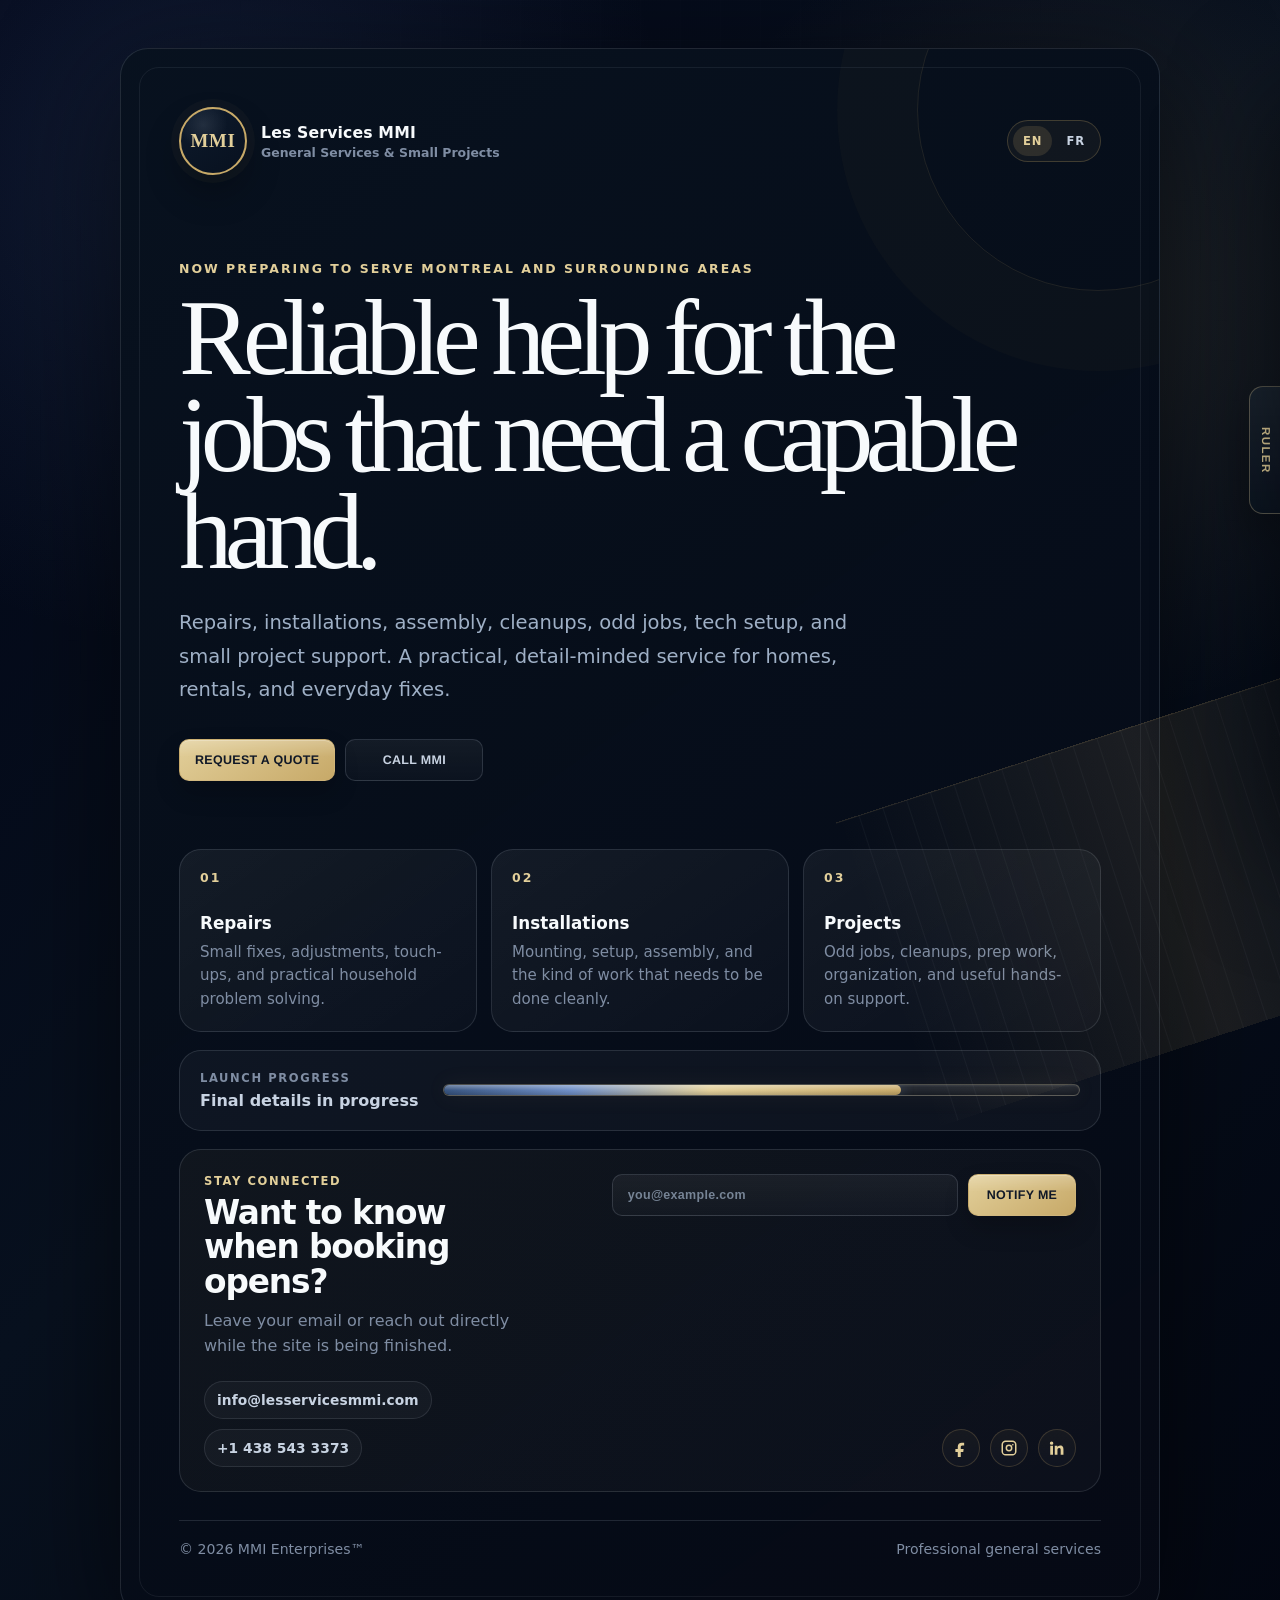
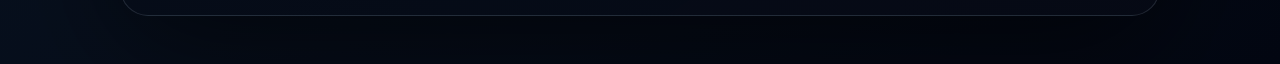
<file: index.html>
<!doctype html>
<html lang="en">
<head>
  <meta charset="utf-8" />
  <meta name="viewport" content="width=device-width, initial-scale=1" />
  <title>Les Services MMI | Coming Soon</title>
  <meta name="description" content="Les Services MMI is launching soon." />
  <meta name="theme-color" content="#08111f" />

  <link rel="stylesheet" href="styles.css?v=31" />
  <link rel="stylesheet" href="ruler.css?v=1" />
  <link rel="manifest" href="manifest.webmanifest" />
  <link rel="icon" href="assets/favicon.ico" />
</head>

<body>
  <main class="page">
    <section class="site-card" aria-labelledby="page-title">
      <header class="topbar">
        <a class="brand-lockup" href="/" aria-label="Les Services MMI home">
          <span class="brand-mark">MMI</span>
          <span>
            <strong>Les Services MMI</strong>
            <small>General Services &amp; Small Projects</small>
          </span>
        </a>

        <div class="language-switch">
  <a class="active" href="./" aria-label="English version">EN</a>
  <a href="fr/" aria-label="Version française">FR</a>
</div>
      </header>

      <section class="hero">
        <p class="kicker">Now preparing to serve Montreal and surrounding areas</p>

        <h1 id="page-title">Reliable help for the jobs that need a capable hand.</h1>

        <p class="intro">
          Repairs, installations, assembly, cleanups, odd jobs, tech setup, and small project support.
          A practical, detail-minded service for homes, rentals, and everyday fixes.
        </p>

        <div class="actions">
          <a class="primary-action" href="mailto:info@lesservicesmmi.com">REQUEST A QUOTE</a>
          <a class="secondary-action" href="tel:+14385433373">Call MMI</a>
        </div>
      </section>

      <section class="services" aria-label="Service categories">
        <article>
          <span>01</span>
          <h2>Repairs</h2>
          <p>Small fixes, adjustments, touch-ups, and practical household problem solving.</p>
        </article>

        <article>
          <span>02</span>
          <h2>Installations</h2>
          <p>Mounting, setup, assembly, and the kind of work that needs to be done cleanly.</p>
        </article>

        <article>
          <span>03</span>
          <h2>Projects</h2>
          <p>Odd jobs, cleanups, prep work, organization, and useful hands-on support.</p>
        </article>
      </section>

      <section class="build-panel" aria-label="Launch progress">
        <div class="build-copy">
          <span>Launch Progress</span>
          <strong>Final details in progress</strong>
        </div>

        <div class="progress-track">
          <div class="progress-fill"></div>
        </div>
      </section>

      <section class="contact-panel">
        <div class="contact-copy">
          <p class="panel-label">Stay Connected</p>
          <h2>Want to know when booking opens?</h2>
          <p>Leave your email or reach out directly while the site is being finished.</p>
        </div>

        <form class="notify" action="mailto:info@lesservicesmmi.com" method="post" enctype="text/plain">
          <input name="email" type="email" placeholder="you@example.com" autocomplete="email" />
          <button type="submit">NOTIFY ME</button>
        </form>

        <div class="contact-links">
          <a href="mailto:info@lesservicesmmi.com">info@lesservicesmmi.com</a>
          <a href="tel:+14385433373">+1 438 543 3373</a>
        </div>

      
        <div class="social-links" aria-label="Social links">
          <a href="https://www.facebook.com/" aria-label="Facebook">
            <svg viewBox="0 0 24 24" aria-hidden="true">
              <path d="M14 8.5h2.2V5.1c-.4-.1-1.7-.2-3.2-.2-3.2 0-5.3 1.9-5.3 5.5v3H4.5v3.8h3.2V24h4v-6.8H15l.5-3.8h-3.8v-2.6c0-1.1.3-2.3 2.3-2.3z"/>
            </svg>
          </a>

          <a href="https://www.instagram.com/" aria-label="Instagram">
            <svg viewBox="0 0 24 24" aria-hidden="true">
              <path d="M7.5 2h9A5.5 5.5 0 0 1 22 7.5v9a5.5 5.5 0 0 1-5.5 5.5h-9A5.5 5.5 0 0 1 2 16.5v-9A5.5 5.5 0 0 1 7.5 2zm0 2A3.5 3.5 0 0 0 4 7.5v9A3.5 3.5 0 0 0 7.5 20h9a3.5 3.5 0 0 0 3.5-3.5v-9A3.5 3.5 0 0 0 16.5 4h-9zM12 7.4A4.6 4.6 0 1 1 12 16.6 4.6 4.6 0 0 1 12 7.4zm0 2A2.6 2.6 0 1 0 12 14.6 2.6 2.6 0 0 0 12 9.4zM17.1 6.6a1.1 1.1 0 1 1 0 2.2 1.1 1.1 0 0 1 0-2.2z"/>
            </svg>
          </a>

          <a href="https://www.linkedin.com/" aria-label="LinkedIn">
            <svg viewBox="0 0 24 24" aria-hidden="true">
              <path d="M4.8 3.2a2.3 2.3 0 1 1 0 4.6 2.3 2.3 0 0 1 0-4.6zM3 9h3.7v12H3V9zm6 0h3.5v1.6h.1c.5-.9 1.7-1.9 3.5-1.9 3.8 0 4.5 2.5 4.5 5.7V21h-3.7v-5.9c0-1.4 0-3.2-2-3.2s-2.3 1.5-2.3 3.1v6H9V9z"/>
            </svg>
          </a>
        </div>

      </section>

      <footer class="footer">
        <span>© <span id="year"></span> MMI Enterprises™</span>
        <span>Professional general services</span>
      </footer>
    </section>
  </main>
  <script src="app.js?v=31"></script>
  <script src="ruler.js?v=1"></script>
</body>
</html>
</file>
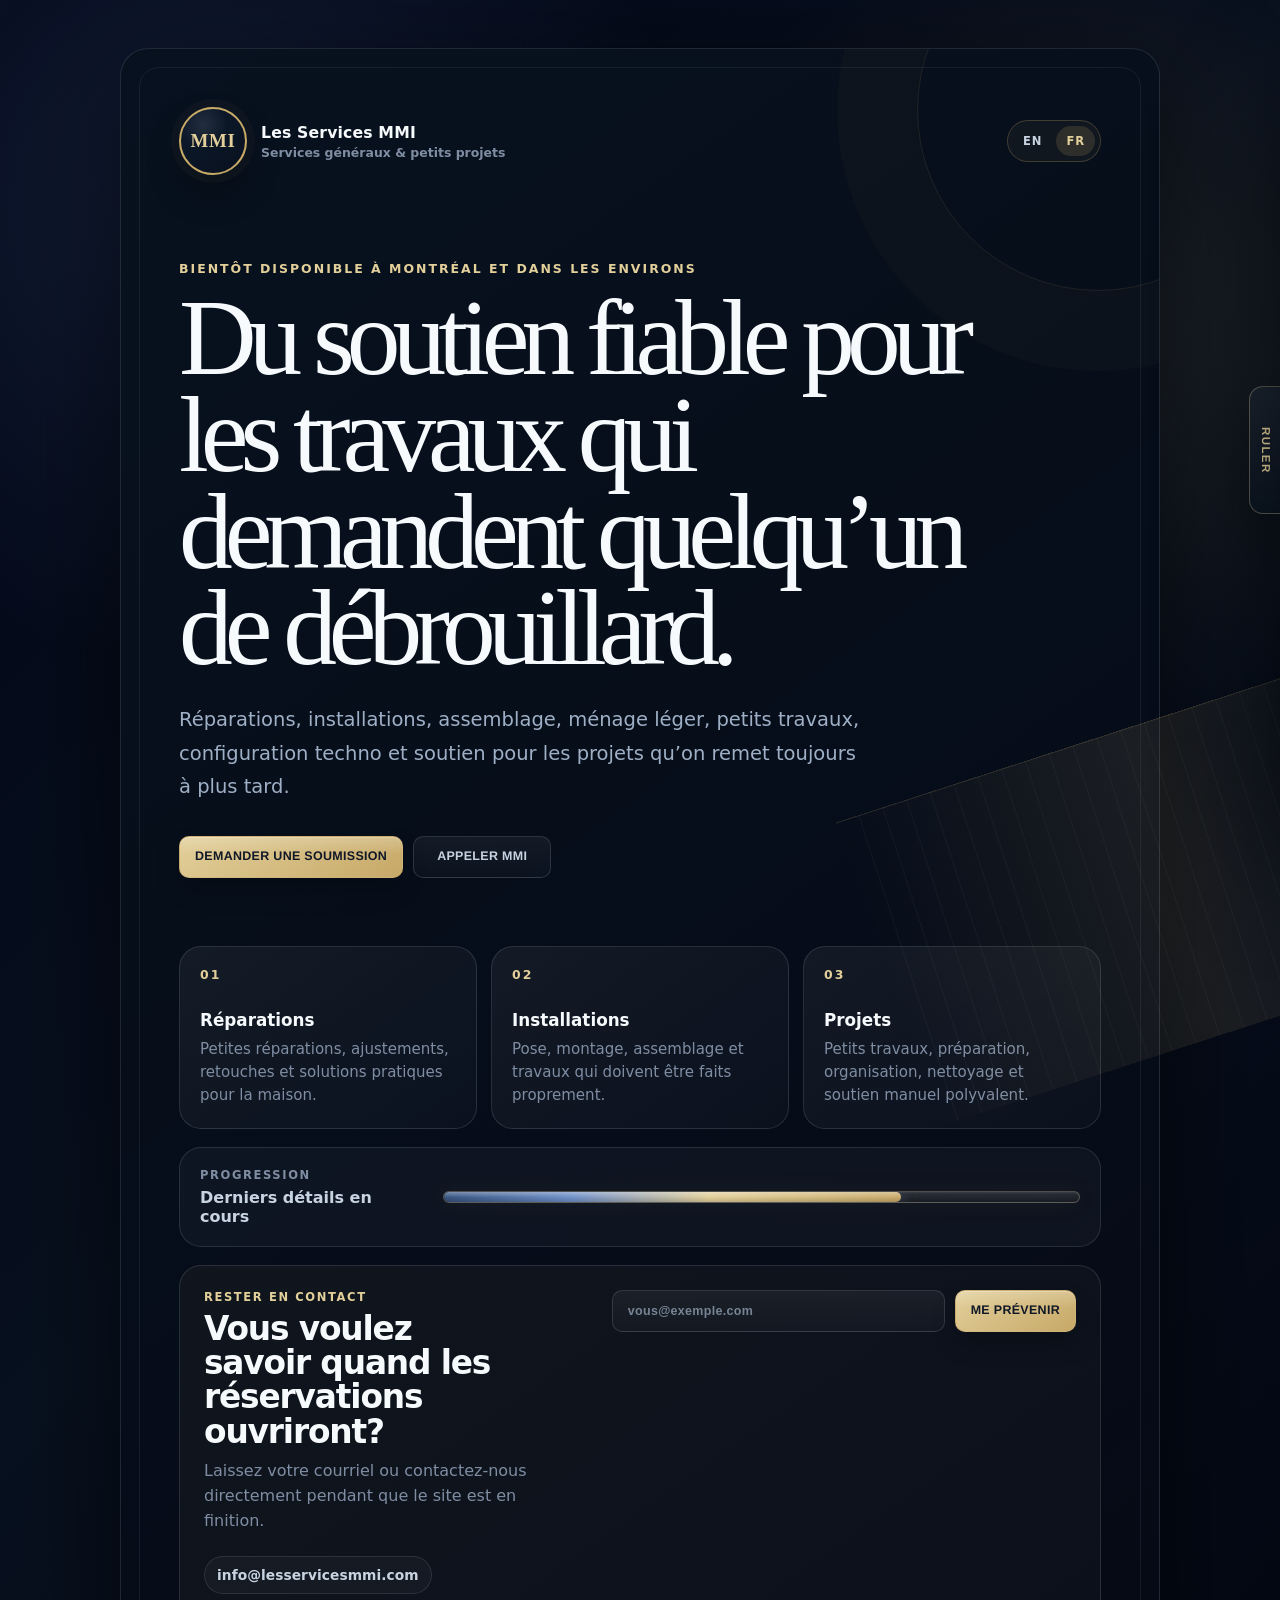
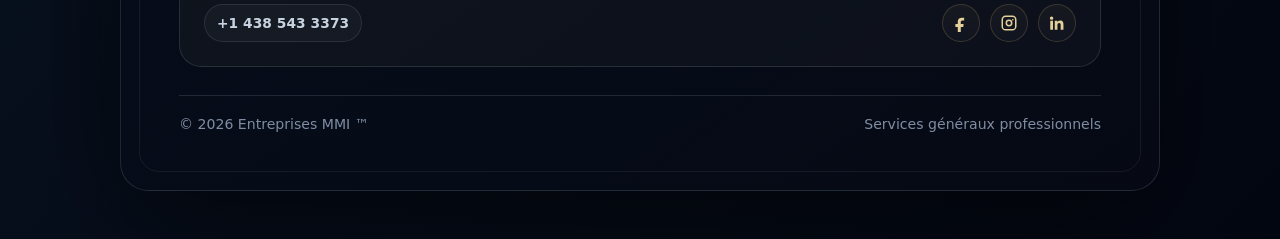
<file: fr/index.html>
<!doctype html>
<html lang="fr-CA">
<head>
  <meta charset="utf-8" />
  <meta name="viewport" content="width=device-width, initial-scale=1" />
  <title>Les Services MMI | Bientôt en ligne</title>
  <meta name="description" content="Les Services MMI sera bientôt en ligne." />
  <meta name="theme-color" content="#08111f" />

  <link rel="stylesheet" href="../styles.css?v=31" />
  <link rel="stylesheet" href="../ruler.css?v=1" />
  <link rel="manifest" href="../manifest.webmanifest" />
  <link rel="icon" href="../assets/favicon.ico" />
</head>

<body>
  <main class="page">
    <section class="site-card" aria-labelledby="page-title">
      <header class="topbar">
        <a class="brand-lockup" href="/" aria-label="Accueil Les Services MMI">
          <span class="brand-mark">MMI</span>
          <span>
            <strong>Les Services MMI</strong>
            <small>Services généraux &amp; petits projets</small>
          </span>
        </a>

        <div class="language-switch">
  <a href="../" aria-label="English version">EN</a>
  <a class="active" href="./" aria-label="Version française">FR</a>
</div>
      </header>

      <section class="hero">
        <p class="kicker">Bientôt disponible à Montréal et dans les environs</p>

        <h1 id="page-title">Du soutien fiable pour les travaux qui demandent quelqu’un de débrouillard.</h1>

        <p class="intro">
          Réparations, installations, assemblage, ménage léger, petits travaux, configuration techno
          et soutien pour les projets qu’on remet toujours à plus tard.
        </p>

        <div class="actions">
          <a class="primary-action" href="mailto:info@lesservicesmmi.com">Demander une soumission</a>
          <a class="secondary-action" href="tel:+14385433373">Appeler MMI</a>
        </div>
      </section>

      <section class="services" aria-label="Catégories de services">
        <article>
          <span>01</span>
          <h2>Réparations</h2>
          <p>Petites réparations, ajustements, retouches et solutions pratiques pour la maison.</p>
        </article>

        <article>
          <span>02</span>
          <h2>Installations</h2>
          <p>Pose, montage, assemblage et travaux qui doivent être faits proprement.</p>
        </article>

        <article>
          <span>03</span>
          <h2>Projets</h2>
          <p>Petits travaux, préparation, organisation, nettoyage et soutien manuel polyvalent.</p>
        </article>
      </section>

      <section class="build-panel" aria-label="Progression du lancement">
        <div class="build-copy">
          <span>Progression</span>
          <strong>Derniers détails en cours</strong>
        </div>

        <div class="progress-track">
          <div class="progress-fill"></div>
        </div>
      </section>

      <section class="contact-panel">
        <div class="contact-copy">
          <p class="panel-label">Rester en contact</p>
          <h2>Vous voulez savoir quand les réservations ouvriront?</h2>
          <p>Laissez votre courriel ou contactez-nous directement pendant que le site est en finition.</p>
        </div>

        <form class="notify" action="mailto:info@lesservicesmmi.com" method="post" enctype="text/plain">
          <input name="email" type="email" placeholder="vous@exemple.com" autocomplete="email" />
          <button type="submit">Me prévenir</button>
        </form>

        <div class="contact-links">
          <a href="mailto:info@lesservicesmmi.com">info@lesservicesmmi.com</a>
          <a href="tel:+14385433373">+1 438 543 3373</a>
        </div>

        <div class="social-links" aria-label="Liens sociaux">
          <a href="https://www.facebook.com/" aria-label="Facebook">
            <svg viewBox="0 0 24 24" aria-hidden="true">
              <path d="M14 8.5h2.2V5.1c-.4-.1-1.7-.2-3.2-.2-3.2 0-5.3 1.9-5.3 5.5v3H4.5v3.8h3.2V24h4v-6.8H15l.5-3.8h-3.8v-2.6c0-1.1.3-2.3 2.3-2.3z"/>
            </svg>
          </a>

          <a href="https://www.instagram.com/" aria-label="Instagram">
            <svg viewBox="0 0 24 24" aria-hidden="true">
              <path d="M7.5 2h9A5.5 5.5 0 0 1 22 7.5v9a5.5 5.5 0 0 1-5.5 5.5h-9A5.5 5.5 0 0 1 2 16.5v-9A5.5 5.5 0 0 1 7.5 2zm0 2A3.5 3.5 0 0 0 4 7.5v9A3.5 3.5 0 0 0 7.5 20h9a3.5 3.5 0 0 0 3.5-3.5v-9A3.5 3.5 0 0 0 16.5 4h-9zM12 7.4A4.6 4.6 0 1 1 12 16.6 4.6 4.6 0 0 1 12 7.4zm0 2A2.6 2.6 0 1 0 12 14.6 2.6 2.6 0 0 0 12 9.4zM17.1 6.6a1.1 1.1 0 1 1 0 2.2 1.1 1.1 0 0 1 0-2.2z"/>
            </svg>
          </a>

          <a href="https://www.linkedin.com/" aria-label="LinkedIn">
            <svg viewBox="0 0 24 24" aria-hidden="true">
              <path d="M4.8 3.2a2.3 2.3 0 1 1 0 4.6 2.3 2.3 0 0 1 0-4.6zM3 9h3.7v12H3V9zm6 0h3.5v1.6h.1c.5-.9 1.7-1.9 3.5-1.9 3.8 0 4.5 2.5 4.5 5.7V21h-3.7v-5.9c0-1.4 0-3.2-2-3.2s-2.3 1.5-2.3 3.1v6H9V9z"/>
            </svg>
          </a>
        </div>
      </section>

      <footer class="footer">
        <span>© <span id="year"></span> Entreprises MMI ™</span>
        <span>Services généraux professionnels</span>
      </footer>
    </section>
  </main>
  <script src="../app.js?v=31"></script>
  <script src="../ruler.js?v=1"></script>
</body>
</html>
</file>
<file: styles.css>
/* LES SERVICES MMI — FINAL CLEAN EXECUTIVE CSS
   Replace your current styles.css completely with this file.
   Includes:
   - executive dark navy / steel / champagne design
   - organized contact section
   - shiny dynamic progress bar
   - refined premium button typography
*/

:root {
  color-scheme: dark;

  --ink: #050914;
  --navy: #08111f;
  --navy-2: #0d1a2c;
  --steel: #9fb0c6;
  --steel-soft: #c8d3e2;
  --muted: #7f8da3;
  --white: #f7fafc;

  --champagne: #c7a968;
  --champagne-soft: #e2cf9a;
  --champagne-dark: #7c6841;

  --line: rgba(200, 211, 226, 0.14);
  --line-strong: rgba(226, 207, 154, 0.32);
  --glass: rgba(255, 255, 255, 0.045);
  --glass-strong: rgba(255, 255, 255, 0.07);

  --radius-xl: 28px;
  --radius-lg: 22px;
  --radius-md: 14px;

  --shadow: 0 30px 120px rgba(0, 0, 0, 0.58);
}

* {
  box-sizing: border-box;
}

html,
body {
  width: 100%;
  min-height: 100%;
  margin: 0;
  overflow-x: hidden;
}

body {
  font-family:
    Inter,
    ui-sans-serif,
    system-ui,
    -apple-system,
    BlinkMacSystemFont,
    "Segoe UI",
    sans-serif;
  color: var(--white);
  background:
    radial-gradient(circle at 15% 10%, rgba(69, 99, 148, 0.22), transparent 30rem),
    radial-gradient(circle at 85% 18%, rgba(199, 169, 104, 0.12), transparent 26rem),
    linear-gradient(135deg, #020617 0%, var(--navy) 46%, #030712 100%);
}

/* Quiet architectural grid */
body::before {
  content: "";
  position: fixed;
  inset: 0;
  background-image:
    linear-gradient(rgba(200, 211, 226, 0.032) 1px, transparent 1px),
    linear-gradient(90deg, rgba(200, 211, 226, 0.032) 1px, transparent 1px);
  background-size: 40px 40px;
  mask-image: radial-gradient(circle at center, black 0%, transparent 82%);
  pointer-events: none;
}

/* Sharp diagonal architectural plane */
body::after {
  content: "";
  position: fixed;
  right: -210px;
  bottom: -140px;
  width: 620px;
  height: 320px;
  transform: rotate(-18deg);
  background:
    linear-gradient(90deg, transparent, rgba(199, 169, 104, 0.11), transparent),
    repeating-linear-gradient(
      90deg,
      transparent 0 24px,
      rgba(200, 211, 226, 0.045) 24px 25px
    );
  border-top: 1px solid rgba(199, 169, 104, 0.16);
  pointer-events: none;
}

.page {
  min-height: 100vh;
  display: grid;
  place-items: center;
  padding: clamp(18px, 4vw, 48px);
}

.site-card {
  width: min(1040px, 100%);
  position: relative;
  padding: clamp(24px, 4.8vw, 58px);
  border: 1px solid var(--line);
  border-radius: var(--radius-xl);
  background:
    linear-gradient(145deg, rgba(8, 17, 31, 0.96), rgba(5, 9, 20, 0.92)),
    rgba(8, 17, 31, 0.88);
  box-shadow: var(--shadow);
  overflow: hidden;
  backdrop-filter: blur(18px);
}

.site-card::before {
  content: "";
  position: absolute;
  inset: 18px;
  border: 1px solid rgba(200, 211, 226, 0.08);
  border-radius: 20px;
  pointer-events: none;
}

.site-card::after {
  content: "";
  position: absolute;
  right: -120px;
  top: -120px;
  width: 360px;
  height: 360px;
  border: 1px solid rgba(199, 169, 104, 0.13);
  border-radius: 50%;
  box-shadow: 0 0 0 80px rgba(199, 169, 104, 0.025);
  pointer-events: none;
}

.site-card > * {
  position: relative;
  z-index: 1;
}

.topbar {
  display: flex;
  align-items: center;
  justify-content: space-between;
  gap: 16px;
  margin-bottom: clamp(54px, 7vw, 86px);
}

.brand-lockup {
  display: inline-flex;
  align-items: center;
  gap: 14px;
  color: var(--white);
  text-decoration: none;
}

.brand-mark {
  width: 56px;
  height: 56px;
  display: grid;
  place-items: center;
  border: 1px solid var(--line-strong);
  border-radius: 16px;
  background: linear-gradient(145deg, rgba(199, 169, 104, 0.16), rgba(255, 255, 255, 0.03));
  color: var(--champagne-soft);
  font-family: Georgia, "Times New Roman", serif;
  font-size: 1rem;
  font-weight: 900;
  letter-spacing: 0.04em;
}

.brand-lockup strong {
  display: block;
  font-size: 0.98rem;
  letter-spacing: 0.01em;
}

.brand-lockup small {
  display: block;
  margin-top: 3px;
  color: var(--muted);
  font-size: 0.78rem;
  font-weight: 650;
}

.project-status {
  display: inline-flex;
  align-items: center;
  padding: 9px 13px;
  border: 1px solid rgba(199, 169, 104, 0.26);
  border-radius: 999px;
  background: rgba(199, 169, 104, 0.055);
  color: var(--champagne-soft);
  font-size: 0.72rem;
  font-weight: 850;
  letter-spacing: 0.12em;
  text-transform: uppercase;
  white-space: nowrap;
}

.hero {
  max-width: 860px;
}

.kicker {
  margin: 0 0 14px;
  color: var(--champagne-soft);
  font-size: 0.78rem;
  font-weight: 900;
  letter-spacing: 0.16em;
  text-transform: uppercase;
}

h1 {
  max-width: 900px;
  margin: 0;
  font-family: Georgia, "Times New Roman", serif;
  font-size: clamp(3.25rem, 8.4vw, 7.4rem);
  line-height: 0.9;
  letter-spacing: -0.075em;
  font-weight: 500;
}

.intro {
  max-width: 690px;
  margin: 26px 0 0;
  color: var(--steel);
  font-size: clamp(1rem, 2vw, 1.22rem);
  line-height: 1.72;
}

.actions {
  display: flex;
  flex-wrap: wrap;
  gap: 12px;
  margin-top: 32px;
}

.primary-action,
.secondary-action {
  min-height: 50px;
  display: inline-flex;
  align-items: center;
  justify-content: center;
  padding: 14px 20px;
  border-radius: 12px;
  text-decoration: none;
  transition: transform 160ms ease, border-color 160ms ease, background 160ms ease, filter 160ms ease;
}

/* Premium shared button typography */
.primary-action,
.secondary-action,
.notify button,
button {
  font-family:
    Inter,
    "Aptos",
    "Segoe UI",
    Roboto,
    Helvetica,
    Arial,
    sans-serif;
  font-size: 0.88rem;
  font-weight: 650;
  letter-spacing: 0.02em;
  line-height: 1;
  text-transform: uppercase;
  font-style: normal;
  text-rendering: geometricPrecision;
  -webkit-font-smoothing: antialiased;
  -moz-osx-font-smoothing: grayscale;
}

.primary-action {
  min-width: 158px;
  border: 1px solid rgba(199, 169, 104, 0.62);
  background:
    linear-gradient(180deg, rgba(255, 255, 255, 0.22), transparent 42%),
    linear-gradient(145deg, var(--champagne-soft), var(--champagne));
  color: #101827;
  box-shadow:
    inset 0 1px 0 rgba(255, 255, 255, 0.28),
    0 16px 34px rgba(0, 0, 0, 0.24),
    0 0 0 1px rgba(199, 169, 104, 0.12);
}

.secondary-action {
  border: 1px solid var(--line);
  background:
    linear-gradient(180deg, rgba(255, 255, 255, 0.065), rgba(255, 255, 255, 0.03));
  color: var(--steel-soft);
}

.primary-action:hover,
.secondary-action:hover {
  transform: translateY(-1px);
}

.primary-action:hover {
  border-color: rgba(226, 207, 154, 0.82);
  filter: brightness(1.04);
}

.secondary-action:hover {
  border-color: rgba(200, 211, 226, 0.28);
  background: rgba(255, 255, 255, 0.065);
}

.services {
  display: grid;
  grid-template-columns: repeat(3, minmax(0, 1fr));
  gap: 14px;
  margin-top: clamp(42px, 6vw, 68px);
}

.services article {
  min-height: 178px;
  padding: 20px;
  border: 1px solid var(--line);
  border-radius: var(--radius-lg);
  background:
    linear-gradient(145deg, rgba(255, 255, 255, 0.055), rgba(255, 255, 255, 0.025));
}

.services span {
  display: block;
  margin-bottom: 28px;
  color: var(--champagne-soft);
  font-size: 0.78rem;
  font-weight: 900;
  letter-spacing: 0.16em;
}

.services h2 {
  margin: 0 0 8px;
  font-size: 1.05rem;
}

.services p {
  margin: 0;
  color: var(--muted);
  line-height: 1.55;
  font-size: 0.94rem;
}

.build-panel {
  display: grid;
  grid-template-columns: minmax(170px, 0.35fr) 1fr;
  gap: 20px;
  align-items: center;
  margin-top: 18px;
  padding: 20px;
  border: 1px solid var(--line);
  border-radius: var(--radius-lg);
  background: rgba(255, 255, 255, 0.035);
}

.build-copy span {
  display: block;
  color: var(--muted);
  font-size: 0.72rem;
  font-weight: 900;
  letter-spacing: 0.14em;
  text-transform: uppercase;
}

.build-copy strong {
  display: block;
  margin-top: 6px;
  color: var(--steel-soft);
}

/* Shiny dynamic progress bar */
.progress-track {
  position: relative;
  height: 12px;
  border-radius: 999px;
  overflow: hidden;
  background:
    linear-gradient(180deg, rgba(255, 255, 255, 0.12), rgba(255, 255, 255, 0.035)),
    rgba(255, 255, 255, 0.06);
  border: 1px solid rgba(226, 207, 154, 0.22);
  box-shadow:
    inset 0 1px 2px rgba(255, 255, 255, 0.08),
    inset 0 -8px 16px rgba(0, 0, 0, 0.34),
    0 0 22px rgba(199, 169, 104, 0.08);
}

.progress-fill {
  position: relative;
  width: 72%;
  height: 100%;
  border-radius: inherit;
  overflow: hidden;
  background:
    linear-gradient(
      90deg,
      #35527f 0%,
      #6f8fc7 28%,
      #e2cf9a 58%,
      #c7a968 100%
    );
  box-shadow:
    0 0 14px rgba(79, 118, 184, 0.42),
    0 0 24px rgba(199, 169, 104, 0.22);
  animation:
    progressPulse 2.8s ease-in-out infinite,
    progressBreath 4.2s ease-in-out infinite;
}

.progress-fill::before {
  content: "";
  position: absolute;
  inset: 0;
  background:
    linear-gradient(
      180deg,
      rgba(255, 255, 255, 0.34) 0%,
      rgba(255, 255, 255, 0.12) 36%,
      rgba(255, 255, 255, 0.02) 52%,
      rgba(0, 0, 0, 0.16) 100%
    );
  pointer-events: none;
}

.progress-fill::after {
  content: "";
  position: absolute;
  top: 0;
  bottom: 0;
  width: 34%;
  left: -42%;
  background:
    linear-gradient(
      90deg,
      transparent 0%,
      rgba(255, 255, 255, 0.12) 22%,
      rgba(255, 255, 255, 0.72) 50%,
      rgba(255, 255, 255, 0.12) 78%,
      transparent 100%
    );
  transform: skewX(-24deg);
  animation: progressShine 2.35s ease-in-out infinite;
  pointer-events: none;
}

/* Organized contact section */
.contact-panel {
  display: grid;
  grid-template-columns: minmax(250px, 0.9fr) minmax(320px, 1.1fr);
  grid-template-areas:
    "copy form"
    "links social";
  align-items: start;
  gap: 22px 28px;
  margin-top: 18px;
  padding: 24px;
  border: 1px solid var(--line);
  border-radius: var(--radius-lg);
  background:
    linear-gradient(145deg, rgba(199, 169, 104, 0.055), rgba(255, 255, 255, 0.028));
}

.contact-copy {
  grid-area: copy;
}

.panel-label {
  margin: 0 0 8px;
  color: var(--champagne-soft);
  font-size: 0.72rem;
  font-weight: 900;
  letter-spacing: 0.14em;
  text-transform: uppercase;
}

.contact-copy h2 {
  max-width: 320px;
  margin: 0;
  font-size: clamp(1.4rem, 3vw, 2.05rem);
  line-height: 1.05;
  letter-spacing: -0.035em;
}

.contact-copy p:last-child {
  max-width: 340px;
  margin: 10px 0 0;
  color: var(--muted);
  line-height: 1.55;
}

.notify {
  grid-area: form;
  align-self: start;
  display: grid;
  grid-template-columns: minmax(0, 1fr) auto;
  gap: 10px;
}

input,
button {
  min-height: 48px;
  border-radius: var(--radius-md);
  font: inherit;
}

input {
  flex: 1;
  min-width: 0;
  padding: 13px 15px;
  border: 1px solid var(--line);
  background:
    linear-gradient(180deg, rgba(255, 255, 255, 0.035), rgba(0, 0, 0, 0.16));
  color: var(--white);
  outline: none;
}

input::placeholder {
  color: rgba(159, 176, 198, 0.7);
}

input:focus {
  border-color: rgba(199, 169, 104, 0.56);
  box-shadow: 0 0 0 4px rgba(199, 169, 104, 0.08);
}

.notify button {
  min-width: 100px;
  min-height: 36px;
  padding: 10px 14px;
  border: 1px solid rgba(199, 169, 104, 0.62);
  border-radius: 12px;
  white-space: nowrap;
  background:
    linear-gradient(180deg, rgba(255, 255, 255, 0.22), transparent 42%),
    linear-gradient(145deg, var(--champagne-soft), var(--champagne));
  color: #101827;
  box-shadow:
    inset 0 1px 0 rgba(255, 255, 255, 0.28),
    0 14px 28px rgba(0, 0, 0, 0.22);
  cursor: pointer;
}

.notify button:hover {
  filter: brightness(1.04);
}

.contact-links {
  grid-area: links;
  display: flex;
  flex-wrap: wrap;
  gap: 10px;
  margin-top: 0;
  align-self: end;
}

.contact-links a {
  display: inline-flex;
  align-items: center;
  min-height: 38px;
  padding: 9px 12px;
  border: 1px solid rgba(200, 211, 226, 0.12);
  border-radius: 999px;
  background: rgba(255, 255, 255, 0.032);
  color: var(--steel-soft);
  text-decoration: none;
  font-size: 0.86rem;
  font-weight: 750;
  letter-spacing: 0.005em;
}

.contact-links a:hover {
  border-color: rgba(199, 169, 104, 0.34);
  background: rgba(199, 169, 104, 0.055);
  color: var(--champagne-soft);
}

.social-links {
  grid-area: social;
  display: flex;
  justify-content: flex-end;
  align-self: end;
  gap: 10px;
}

.social-links a {
  width: 38px;
  height: 38px;
  display: inline-grid;
  place-items: center;
  border: 1px solid rgba(199, 169, 104, 0.22);
  border-radius: 50%;
  background:
    linear-gradient(180deg, rgba(199, 169, 104, 0.055), rgba(255, 255, 255, 0.02));
  color: var(--champagne-soft);
  text-decoration: none;
  transition:
    transform 160ms ease,
    border-color 160ms ease,
    background 160ms ease;
}

.social-links a:hover {
  transform: translateY(-1px);
  border-color: rgba(199, 169, 104, 0.46);
  background: rgba(199, 169, 104, 0.075);
}

.social-links svg {
  width: 18px;
  height: 18px;
  fill: currentColor;
}

.footer {
  display: flex;
  justify-content: space-between;
  gap: 14px;
  margin-top: 28px;
  padding-top: 20px;
  border-top: 1px solid var(--line);
  color: var(--muted);
  font-size: 0.88rem;
}

@keyframes progressPulse {
  0%,
  100% {
    opacity: 0.78;
  }

  50% {
    opacity: 1;
  }
}

@keyframes progressShine {
  0% {
    left: -42%;
    opacity: 0;
  }

  18% {
    opacity: 1;
  }

  58% {
    opacity: 1;
  }

  100% {
    left: 110%;
    opacity: 0;
  }
}

@keyframes progressBreath {
  0%,
  100% {
    filter: saturate(1) brightness(1);
  }

  50% {
    filter: saturate(1.16) brightness(1.08);
  }
}

@media (max-width: 820px) {
  .services,
  .build-panel,
  .contact-panel {
    grid-template-columns: 1fr;
  }

  .contact-panel {
    grid-template-areas:
      "copy"
      "form"
      "links"
      "social";
  }

  .social-links {
    justify-content: flex-start;
  }
}

@media (max-width: 620px) {
  .site-card {
    padding: 24px;
    border-radius: 24px;
  }

  .site-card::before {
    inset: 12px;
    border-radius: 18px;
  }

  .topbar {
    align-items: flex-start;
  }

  .brand-lockup small {
    display: none;
  }

  .project-status {
    font-size: 0.65rem;
  }

  h1 {
    font-size: clamp(3rem, 17vw, 4.6rem);
  }

  .actions,
  .notify {
    grid-template-columns: 1fr;
    flex-direction: column;
  }

  .primary-action,
  .secondary-action,
  .notify button,
  button {
    width: 100%;
  }

  .contact-links {
    flex-direction: column;
    align-items: stretch;
  }

  .contact-links a {
    justify-content: center;
  }

  .footer {
    flex-direction: column;
  }
}

@media (prefers-reduced-motion: reduce) {
  .progress-fill,
  .progress-fill::after {
    animation: none;
  }
}

.brand-mark {
  width: 68px;
  height: 68px;
  border-radius: 50%;
  border: 2px solid var(--champagne);
  background:
    radial-gradient(circle at 35% 25%, rgba(200, 211, 226, 0.12), transparent 38%),
    linear-gradient(145deg, #0d1a2c, #08111f);
  color: var(--champagne-soft);
  font-family: Georgia, "Times New Roman", serif;
  font-size: 1.18rem;
  font-weight: 900;
  letter-spacing: 0.035em;
  box-shadow:
    0 0 0 8px rgba(199, 169, 104, 0.035),
    0 18px 34px rgba(0, 0, 0, 0.28);
}

@media (max-width: 620px) {
  .brand-mark {
    width: 60px;
    height: 60px;
    font-size: 1rem;
  }
}
.notify button {
  font-size: 0.9rem;
}
.request button {
  font-size: 0.8rem;
}
.primary-action,
.secondary-action,
.notify input,
.notify button {
  min-height: 42px !important;
  height: 42px !important;
  padding: 10px 15px !important;
  border-radius: 10px !important;
  font-family:
    Inter,
    "Aptos",
    "Segoe UI",
    Roboto,
    Helvetica,
    Arial,
    sans-serif !important;
  font-size: 0.78rem !important;
  font-weight: 650 !important;
  letter-spacing: 0.025em !important;
  line-height: 1 !important;
}
.primary-action,
.notify button {
  border: 1px solid rgba(199, 169, 104, 0.62) !important;
  background:
    linear-gradient(180deg, rgba(255, 255, 255, 0.2), transparent 42%),
    linear-gradient(145deg, var(--champagne-soft), var(--champagne)) !important;
  color: #101827 !important;
  box-shadow:
    inset 0 1px 0 rgba(255, 255, 255, 0.24),
    0 12px 24px rgba(0, 0, 0, 0.2) !important;
}

.secondary-action,
.notify input {
  border: 1px solid rgba(200, 211, 226, 0.16) !important;
  background:
    linear-gradient(180deg, rgba(255, 255, 255, 0.055), rgba(255, 255, 255, 0.025)) !important;
  color: var(--steel-soft) !important;
  box-shadow: none !important;
}

.primary-action,
.secondary-action {
  min-width: 138px !important;
}

.notify button {
  min-width: 108px !important;
  white-space: nowrap !important;
}

.notify input {
  min-width: 0 !important;
}

.actions,
.notify {
  gap: 10px !important;
}

.language-switch {
  display: inline-flex;
  align-items: center;
  gap: 4px;
  padding: 5px;
  border: 1px solid rgba(199, 169, 104, 0.26);
  border-radius: 999px;
  background: rgba(199, 169, 104, 0.055);
}

.language-switch a {
  min-width: 38px;
  min-height: 30px;
  display: inline-flex;
  align-items: center;
  justify-content: center;
  padding: 7px 10px;
  border-radius: 999px;
  color: var(--steel-soft);
  text-decoration: none;
  font-size: 0.72rem;
  font-weight: 850;
  letter-spacing: 0.08em;
}

.language-switch a:hover,
.language-switch a.active {
  background: rgba(199, 169, 104, 0.16);
  color: var(--champagne-soft);
}
</file>
<file: ruler.css>
/* =========================================================
   PULL-OUT CALIBRATED RULER WIDGET
   Add ruler.css in <head> and ruler.js before </body>.
   ========================================================= */

.ruler-dock {
  --ruler-width: min(360px, calc(100vw - 28px));
  position: fixed;
  top: 50%;
  right: 0;
  z-index: 9999;
  transform: translateY(-50%);
  font-family:
    Inter,
    "Aptos",
    "Segoe UI",
    Roboto,
    Helvetica,
    Arial,
    sans-serif;
}

.ruler-tab {
  position: absolute;
  top: 50%;
  right: 0;
  transform: translateY(-50%) translateX(0);
  writing-mode: vertical-rl;
  text-orientation: mixed;
  min-height: 128px;
  padding: 14px 9px;
  border: 1px solid rgba(226, 207, 154, 0.35);
  border-right: 0;
  border-radius: 14px 0 0 14px;
  background:
    linear-gradient(180deg, rgba(255,255,255,0.08), rgba(255,255,255,0.02)),
    rgba(8, 17, 31, 0.94);
  color: #e2cf9a;
  font-size: 0.72rem;
  font-weight: 850;
  letter-spacing: 0.12em;
  text-transform: uppercase;
  cursor: pointer;
  box-shadow: 0 18px 42px rgba(0,0,0,0.34);
}

.ruler-panel {
  width: var(--ruler-width);
  max-height: min(760px, calc(100vh - 36px));
  transform: translateX(100%);
  transition: transform 220ms ease;
  border: 1px solid rgba(200, 211, 226, 0.14);
  border-right: 0;
  border-radius: 22px 0 0 22px;
  background:
    radial-gradient(circle at 20% 0%, rgba(199, 169, 104, 0.08), transparent 18rem),
    linear-gradient(145deg, rgba(8, 17, 31, 0.97), rgba(5, 9, 20, 0.95));
  box-shadow: 0 30px 110px rgba(0,0,0,0.55);
  overflow: hidden;
}

.ruler-dock.open .ruler-panel {
  transform: translateX(0);
}

.ruler-dock.open .ruler-tab {
  right: var(--ruler-width);
}

.ruler-header {
  display: flex;
  align-items: flex-start;
  justify-content: space-between;
  gap: 12px;
  padding: 18px 18px 14px;
  border-bottom: 1px solid rgba(200, 211, 226, 0.12);
}

.ruler-header strong {
  display: block;
  color: #f7fafc;
  font-size: 0.95rem;
  letter-spacing: 0.01em;
}

.ruler-header span {
  display: block;
  margin-top: 4px;
  color: #7f8da3;
  font-size: 0.78rem;
  line-height: 1.35;
}

.ruler-close {
  width: 34px;
  height: 34px;
  border: 1px solid rgba(200, 211, 226, 0.14);
  border-radius: 50%;
  background: rgba(255,255,255,0.04);
  color: #c8d3e2;
  cursor: pointer;
  font-size: 1rem;
}

.ruler-controls {
  display: grid;
  gap: 12px;
  padding: 14px 18px;
  border-bottom: 1px solid rgba(200, 211, 226, 0.12);
}

.ruler-control-row {
  display: grid;
  gap: 6px;
}

.ruler-control-row label {
  color: #e2cf9a;
  font-size: 0.72rem;
  font-weight: 850;
  letter-spacing: 0.1em;
  text-transform: uppercase;
}

.ruler-control-row input[type="range"] {
  width: 100%;
  accent-color: #c7a968;
}

.ruler-actions {
  display: flex;
  flex-wrap: wrap;
  gap: 8px;
}

.ruler-actions button {
  min-height: 36px;
  padding: 9px 11px;
  border: 1px solid rgba(199, 169, 104, 0.32);
  border-radius: 999px;
  background: rgba(199, 169, 104, 0.06);
  color: #e2cf9a;
  font-size: 0.72rem;
  font-weight: 800;
  letter-spacing: 0.04em;
  cursor: pointer;
}

.ruler-readout {
  color: #c8d3e2;
  font-size: 0.8rem;
}

.ruler-body {
  position: relative;
  display: grid;
  grid-template-columns: 92px 1fr;
  gap: 14px;
  padding: 18px;
  overflow: auto;
  max-height: min(470px, calc(100vh - 290px));
}

.ruler-vertical-wrap {
  position: relative;
  min-height: 420px;
  border: 1px solid rgba(200, 211, 226, 0.16);
  border-radius: 14px;
  background:
    linear-gradient(90deg, rgba(255,255,255,0.04), rgba(255,255,255,0.015)),
    rgba(0,0,0,0.16);
  overflow: hidden;
}

.ruler-vertical {
  position: relative;
  width: 100%;
  min-height: 420px;
}

.ruler-tick {
  position: absolute;
  left: 0;
  height: 1px;
  background: rgba(200, 211, 226, 0.62);
}

.ruler-tick.mm {
  width: 22px;
  opacity: 0.45;
}

.ruler-tick.half {
  width: 34px;
  opacity: 0.72;
}

.ruler-tick.cm {
  width: 54px;
  height: 2px;
  background: rgba(226, 207, 154, 0.95);
}

.ruler-number {
  position: absolute;
  left: 59px;
  transform: translateY(-50%);
  color: #e2cf9a;
  font-size: 0.72rem;
  font-weight: 850;
}

.ruler-guide {
  color: #9fb0c6;
  font-size: 0.84rem;
  line-height: 1.58;
}

.ruler-guide strong {
  color: #f7fafc;
}

.ruler-card {
  padding: 14px;
  border: 1px solid rgba(200, 211, 226, 0.12);
  border-radius: 16px;
  background: rgba(255,255,255,0.035);
}

.ruler-card + .ruler-card {
  margin-top: 12px;
}

.ruler-card-title {
  margin: 0 0 8px;
  color: #e2cf9a;
  font-size: 0.76rem;
  font-weight: 900;
  letter-spacing: 0.1em;
  text-transform: uppercase;
}

.ruler-credit-card {
  width: var(--credit-card-width, 323.53px);
  max-width: 100%;
  height: 54px;
  display: grid;
  place-items: center;
  border: 1px dashed rgba(226, 207, 154, 0.58);
  border-radius: 10px;
  color: rgba(226, 207, 154, 0.86);
  background: rgba(199, 169, 104, 0.035);
  font-size: 0.72rem;
  font-weight: 850;
  letter-spacing: 0.08em;
  text-transform: uppercase;
}

.ruler-note {
  margin: 8px 0 0;
  color: #7f8da3;
  font-size: 0.72rem;
  line-height: 1.45;
}

@media (max-width: 620px) {
  .ruler-dock {
    top: auto;
    bottom: 14px;
    transform: none;
  }

  .ruler-tab {
    top: auto;
    bottom: 0;
    transform: translateX(0);
  }

  .ruler-dock.open .ruler-tab {
    right: var(--ruler-width);
  }

  .ruler-body {
    grid-template-columns: 82px 1fr;
    gap: 10px;
  }
}


/* Printable paper ruler. Uses physical CSS millimetres, not screen calibration. */
.ruler-print-sheet {
  display: none;
}

@media print {
  @page {
    size: auto;
    margin: 12mm;
  }

  html,
  body {
    width: auto !important;
    min-height: auto !important;
    margin: 0 !important;
    padding: 0 !important;
    overflow: visible !important;
    background: #fff !important;
    color: #111 !important;
  }

  body::before,
  body::after {
    display: none !important;
  }

  body > *:not(.ruler-print-sheet) {
    display: none !important;
  }

  .ruler-print-sheet {
    display: block !important;
    position: static !important;
    width: 100% !important;
    background: #fff !important;
    color: #111 !important;
    font-family: Arial, Helvetica, sans-serif !important;
    font-size: 10pt !important;
    line-height: 1.35 !important;
  }

  .ruler-print-header {
    max-width: 170mm;
    margin: 0 0 8mm;
    padding-bottom: 4mm;
    border-bottom: 0.3mm solid #111;
  }

  .ruler-print-header h1 {
    margin: 0 0 2mm !important;
    color: #111 !important;
    font-family: Arial, Helvetica, sans-serif !important;
    font-size: 18pt !important;
    font-weight: 700 !important;
    line-height: 1.1 !important;
    letter-spacing: 0 !important;
  }

  .ruler-print-header p,
  .ruler-print-check p {
    max-width: 170mm;
    margin: 0 !important;
    color: #111 !important;
  }

  .ruler-print-check {
    margin-bottom: 9mm;
  }

  .ruler-print-card {
    width: 85.6mm !important;
    height: 54mm !important;
    display: grid !important;
    place-items: center !important;
    margin-bottom: 3mm;
    border: 0.35mm dashed #111 !important;
    border-radius: 3mm;
    color: #111 !important;
    background: transparent !important;
    font-size: 9pt !important;
    font-weight: 700 !important;
    text-transform: uppercase !important;
    letter-spacing: 0.4pt !important;
  }

  .ruler-print-rulers {
    display: grid !important;
    grid-template-columns: auto auto;
    gap: 14mm;
    align-items: start;
  }

  .ruler-print-label {
    margin: 0 0 3mm !important;
    color: #111 !important;
    font-size: 9pt !important;
    font-weight: 700 !important;
    text-transform: uppercase !important;
    letter-spacing: 0.5pt !important;
  }

  .ruler-print-horizontal {
    position: relative !important;
    width: 150mm !important;
    height: 24mm !important;
    border-bottom: 0.45mm solid #111 !important;
    background: transparent !important;
  }

  .ruler-print-vertical {
    position: relative !important;
    width: 24mm !important;
    height: 150mm !important;
    border-left: 0.45mm solid #111 !important;
    background: transparent !important;
  }

  .ruler-print-tick-h,
  .ruler-print-tick-v {
    position: absolute !important;
    background: #111 !important;
  }

  .ruler-print-tick-h {
    bottom: 0 !important;
    width: 0.22mm !important;
  }

  .ruler-print-tick-h.mm {
    height: 3.5mm !important;
  }

  .ruler-print-tick-h.half {
    height: 6mm !important;
  }

  .ruler-print-tick-h.cm {
    width: 0.35mm !important;
    height: 10mm !important;
  }

  .ruler-print-tick-v {
    left: 0 !important;
    height: 0.22mm !important;
  }

  .ruler-print-tick-v.mm {
    width: 3.5mm !important;
  }

  .ruler-print-tick-v.half {
    width: 6mm !important;
  }

  .ruler-print-tick-v.cm {
    height: 0.35mm !important;
    width: 10mm !important;
  }

  .ruler-print-number-h,
  .ruler-print-number-v {
    position: absolute !important;
    color: #111 !important;
    font-size: 7pt !important;
    font-weight: 700 !important;
    line-height: 1 !important;
  }

  .ruler-print-number-h {
    bottom: 11.5mm !important;
    transform: translateX(-50%) !important;
  }

  .ruler-print-number-v {
    left: 11.5mm !important;
    transform: translateY(-50%) !important;
  }
}
</file>
